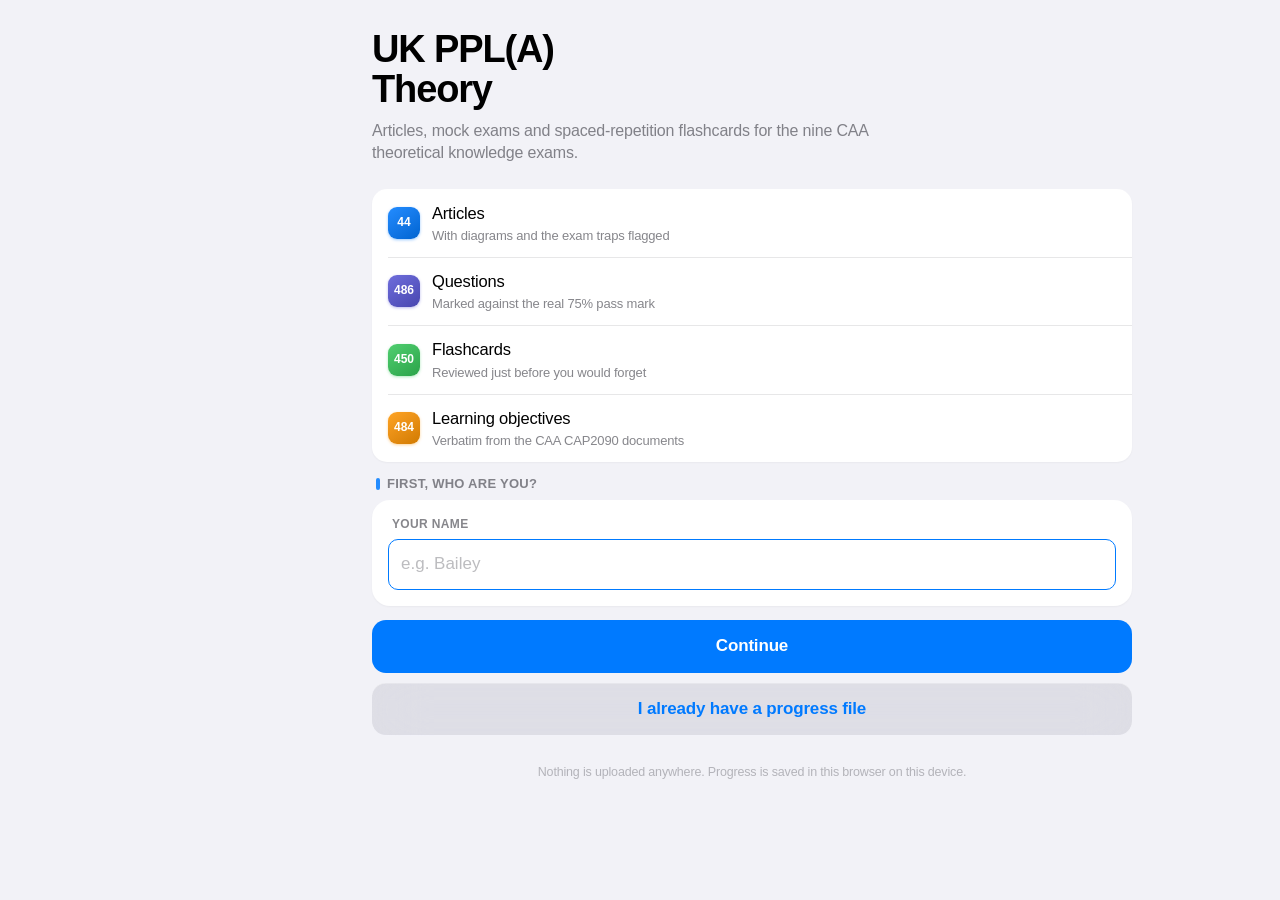
<file: index.html>
<!doctype html>
<html lang="en">
<head>
<meta charset="utf-8">
<meta name="viewport" content="width=device-width, initial-scale=1, viewport-fit=cover, maximum-scale=1">
<meta name="theme-color" content="#f2f2f7" media="(prefers-color-scheme: light)">
<meta name="theme-color" content="#000000" media="(prefers-color-scheme: dark)">
<meta name="apple-mobile-web-app-capable" content="yes">
<meta name="apple-mobile-web-app-status-bar-style" content="default">
<title>PPL Theory</title>
<link rel="manifest" href="manifest.webmanifest">
<style>
:root{
  --bg:#f2f2f7; --bg2:#ffffff; --card:#ffffff; --card2:#f2f2f7;
  --sep:rgba(60,60,67,.20); --sep2:rgba(60,60,67,.12);
  --tx:#000; --tx2:rgba(60,60,67,.62); --tx3:rgba(60,60,67,.34);
  --blue:#007aff; --green:#34c759; --orange:#ff9500; --red:#ff3b30;
  --purple:#af52de; --teal:#30b0c7; --indigo:#5856d6; --pink:#ff2d55; --brown:#a2845e;
  --fill:rgba(120,120,128,.12); --fill2:rgba(120,120,128,.20);
  --bar:rgba(249,249,249,.82);
  --sh:0 1px 2px rgba(0,0,0,.04);
  /* Liquid glass. The chrome is a lens over the content: it tints, blurs and
     over-saturates what is behind it, and carries a lit top edge so it reads as a
     physical pane rather than a flat translucent rectangle. Content never uses it —
     text has to sit on something opaque to stay readable. */
  --glass:rgba(255,255,255,.60);
  --glass-dense:rgba(252,252,253,.96);
  --glass-lens:saturate(185%) blur(26px);
  --glass-edge:inset 0 1px 0 rgba(255,255,255,.85), inset 0 -1px 0 rgba(255,255,255,.22),
               inset 0 0 0 .5px rgba(255,255,255,.45);
  /* the neutral hairline is what gives the pane an edge against near-white content;
     in dark the lit inner rim does that job on its own */
  --glass-sh:0 0 0 .5px rgba(0,0,0,.07), 0 10px 30px rgba(0,0,0,.11), 0 2px 6px rgba(0,0,0,.05);
  --glass-fill:rgba(120,120,128,.16);
  --r-lg:18px; --r-md:15px; --r-sm:11px;
}
@media (prefers-color-scheme:dark){:root:not([data-t="light"]){
  --bg:#000; --bg2:#1c1c1e; --card:#1c1c1e; --card2:#2c2c2e;
  --sep:rgba(84,84,88,.65); --sep2:rgba(84,84,88,.40);
  --tx:#fff; --tx2:rgba(235,235,245,.60); --tx3:rgba(235,235,245,.30);
  --blue:#0a84ff; --green:#30d158; --orange:#ff9f0a; --red:#ff453a;
  --purple:#bf5af2; --teal:#40c8e0; --indigo:#5e5ce6; --pink:#ff375f; --brown:#ac8e68;
  --fill:rgba(120,120,128,.24); --fill2:rgba(120,120,128,.36);
  --bar:rgba(28,28,30,.82);
  --sh:none;
  --glass:rgba(28,28,30,.58);
  --glass-dense:rgba(38,38,42,.96);
  --glass-lens:saturate(180%) blur(26px);
  --glass-edge:inset 0 1px 0 rgba(255,255,255,.12), inset 0 -1px 0 rgba(255,255,255,.03),
               inset 0 0 0 .5px rgba(255,255,255,.09);
  --glass-sh:0 10px 34px rgba(0,0,0,.55), 0 2px 8px rgba(0,0,0,.4);
  --glass-fill:rgba(120,120,128,.26);
}}
:root[data-t="dark"]{
  --bg:#000; --bg2:#1c1c1e; --card:#1c1c1e; --card2:#2c2c2e;
  --sep:rgba(84,84,88,.65); --sep2:rgba(84,84,88,.40);
  --tx:#fff; --tx2:rgba(235,235,245,.60); --tx3:rgba(235,235,245,.30);
  --blue:#0a84ff; --green:#30d158; --orange:#ff9f0a; --red:#ff453a;
  --purple:#bf5af2; --teal:#40c8e0; --indigo:#5e5ce6; --pink:#ff375f; --brown:#ac8e68;
  --fill:rgba(120,120,128,.24); --fill2:rgba(120,120,128,.36);
  --bar:rgba(28,28,30,.82); --sh:none;
  --glass:rgba(28,28,30,.58);
  --glass-dense:rgba(38,38,42,.96);
  --glass-lens:saturate(180%) blur(26px);
  --glass-edge:inset 0 1px 0 rgba(255,255,255,.12), inset 0 -1px 0 rgba(255,255,255,.03),
               inset 0 0 0 .5px rgba(255,255,255,.09);
  --glass-sh:0 10px 34px rgba(0,0,0,.55), 0 2px 8px rgba(0,0,0,.4);
  --glass-fill:rgba(120,120,128,.26);
}

*{box-sizing:border-box;-webkit-tap-highlight-color:transparent}
html{-webkit-text-size-adjust:100%}
body{margin:0;background:var(--bg);color:var(--tx);
  font:17px/1.47 -apple-system,BlinkMacSystemFont,"SF Pro Text","Segoe UI",Roboto,sans-serif;
  letter-spacing:-.01em;overscroll-behavior-y:none}
h1,h2,h3,h4{margin:0;line-height:1.2;letter-spacing:-.026em}

/* ---------- type scale ----------
   One ladder, used everywhere, instead of fifteen ad-hoc sizes. */
.vt{font-size:28px;font-weight:700;letter-spacing:-.028em;line-height:1.14}  /* pushed view title */
.ch{font-size:17px;font-weight:650;letter-spacing:-.015em;margin-bottom:6px} /* heading inside a card */
.p{font-size:15px;line-height:1.55;color:var(--tx2)}                          /* explanatory body */
.p b,.p strong{color:var(--tx);font-weight:600}
.p.pt{color:var(--tx2)}
.p.pt b{color:var(--tx)}
.quote{margin-top:12px;padding:12px 13px;background:var(--card2);border-radius:10px;
  font-size:14.5px;line-height:1.55}
.cite{margin-top:9px;font:500 11.5px/1.4 ui-monospace,SFMono-Regular,Menlo,monospace;
  color:var(--tx3);letter-spacing:.02em}
/* numerals line up in columns, the way timetables and flight strips do */
.tile .n,.val,.wxst .v,.score .big,.bdg,.chip,td.mono,.mono{font-variant-numeric:tabular-nums}
p{margin:0 0 12px}p:last-child{margin-bottom:0}
a{color:var(--blue);text-decoration:none}
button{font:inherit;color:inherit;border:0;background:none;cursor:pointer;letter-spacing:inherit}
[hidden]{display:none!important}

/* ---------- layout ---------- */
#app{max-width:720px;margin:0 auto;padding:0 16px calc(96px + env(safe-area-inset-bottom))}
.hd{padding:8px 0 4px}
.hd h1{font-size:34px;font-weight:700;letter-spacing:-.03em}
.hd .sub{color:var(--tx2);font-size:15px;line-height:1.4;margin-top:3px;max-width:34em}
h2.sec{font-size:13px;font-weight:600;letter-spacing:.02em;text-transform:uppercase;
  color:var(--tx2);margin:26px 0 8px;padding:0 4px}
h2.sec:first-child{margin-top:14px}
/* render() groups each heading with the blocks it introduces; on a phone the wrapper
   is inert, and on a wide screen the groups are what flow into columns without a
   heading being orphaned from its list. */
.blk.lead > h2.sec{margin-top:14px}

/* nav bar for pushed views */
.nav{position:sticky;top:0;z-index:30;background:var(--glass);
  backdrop-filter:var(--glass-lens);-webkit-backdrop-filter:var(--glass-lens);
  box-shadow:0 1px 0 var(--sep2), 0 8px 22px -18px rgba(0,0,0,.5);
  margin:0 -16px 0;padding:env(safe-area-inset-top) 8px 0;
  display:flex;align-items:center;gap:4px;min-height:44px}
.nav .back{color:var(--blue);font-size:17px;padding:10px 8px;display:flex;align-items:center;gap:2px}
.nav .ttl{flex:1;text-align:center;font-size:17px;font-weight:600;padding:10px 0;
  white-space:nowrap;overflow:hidden;text-overflow:ellipsis}
.nav .rt{min-width:60px;text-align:right;color:var(--blue);font-size:17px;padding:10px 8px}

/* ---------- tab bar ---------- */
/* A capsule floating clear of the edge, with the page visibly moving underneath it.
   Sitting off the bottom is what separates glass from a tinted bar stuck to the frame. */
#tabs{position:fixed;left:max(10px,env(safe-area-inset-left));
  right:max(10px,env(safe-area-inset-right));
  bottom:calc(8px + env(safe-area-inset-bottom));z-index:40;display:flex;
  border-radius:26px;padding:5px 4px;
  background:var(--glass);backdrop-filter:var(--glass-lens);
  -webkit-backdrop-filter:var(--glass-lens);
  box-shadow:var(--glass-sh), var(--glass-edge)}
#tabs button{flex:1;padding:6px 0 5px;display:flex;flex-direction:column;align-items:center;
  gap:2px;color:var(--tx2);font-size:9.5px;font-weight:500;letter-spacing:0;min-width:0;
  border-radius:20px;position:relative;transition:color .18s}
#tabs button svg{width:23px;height:23px;fill:none;stroke:currentColor;stroke-width:1.7;
  stroke-linecap:round;stroke-linejoin:round;transition:transform .22s cubic-bezier(.2,.9,.3,1.4)}
#tabs button[aria-selected="true"]{color:var(--blue)}
/* the lit pill that travels to the selected tab */
#tabs button[aria-selected="true"]::before{content:"";position:absolute;inset:1px 2px;
  border-radius:19px;background:var(--glass-fill);
  box-shadow:inset 0 .5px 0 rgba(255,255,255,.5)}
#tabs button[aria-selected="true"] svg{transform:translateY(-1px) scale(1.06)}
#tabs button > *{position:relative}
#tabs button:active svg{transform:scale(.9)}

/* ---------- grouped list ---------- */
.grp{background:var(--card);border-radius:var(--r-md);overflow:hidden;box-shadow:var(--sh)}
.grp + .grp{margin-top:16px}
.row{display:flex;align-items:center;gap:12px;padding:12px 16px;position:relative;width:100%;
  text-align:left;min-height:48px}
.row + .row::before{content:"";position:absolute;left:16px;right:0;top:0;height:.5px;
  background:var(--sep2)}
.row:active{background:var(--fill)}
.row .ic,.ic{width:32px;height:32px;border-radius:9px;display:grid;place-items:center;flex:none;
  color:#fff;font-size:12px;font-weight:700;letter-spacing:0;
  background:linear-gradient(145deg,
    color-mix(in srgb, var(--c,var(--blue)) 100%, #fff 16%),
    color-mix(in srgb, var(--c,var(--blue)) 82%, #000 18%));
  box-shadow:0 1px 3px color-mix(in srgb, var(--c,var(--blue)) 40%, transparent)}
/* a four-letter ICAO needs a wider tile than a three-digit subject code.
   Declared after the base .ic rule so it wins on equal specificity. */
.row .ic.wide,.ic.wide{width:52px;font-size:11.5px;letter-spacing:.01em}
.row .tx{flex:1;min-width:0}
.row .tx b{display:block;font-weight:450;font-size:16.5px;letter-spacing:-.012em}
.row .tx i{display:block;font-style:normal;font-size:13px;line-height:1.4;color:var(--tx2);margin-top:2px}
.row .val{color:var(--tx2);font-size:15px;flex:none}
.row .chev{color:var(--tx3);flex:none;font-size:17px;margin-left:-4px}
.row.plain{display:block;padding:14px 16px}

/* ---------- cards & tiles ---------- */
.card{background:var(--card);border-radius:var(--r-lg);padding:16px;box-shadow:var(--sh)}
.card + .card{margin-top:12px}
.tiles{display:grid;grid-template-columns:1fr 1fr;gap:12px;align-items:stretch}
.tile{background:var(--card);border-radius:var(--r-md);padding:14px;box-shadow:var(--sh);
  display:flex;flex-direction:column;gap:2px;text-align:left;position:relative}
.tile .k{padding-right:26px}
.info{position:absolute;top:9px;right:9px;width:22px;height:22px;border-radius:50%;
  background:var(--fill);color:var(--tx2);font:700 12px/1 Georgia,"Times New Roman",serif;
  font-style:italic;display:grid;place-items:center;flex:none}
.info:active{background:var(--fill2);color:var(--blue)}
.tile .k{font-size:11px;font-weight:600;text-transform:uppercase;letter-spacing:.055em;
  color:var(--tx2);line-height:1.25;min-height:2.5em;display:flex;align-items:flex-start}
.tile .n{font-size:30px;font-weight:700;letter-spacing:-.03em;line-height:1.1;margin-top:4px;
  display:flex;align-items:baseline;gap:1px}
/* the denominator is context, not part of the number — give it room and step it back */
.tile .n .of{display:inline-block;margin-left:5px;font-size:.44em;font-weight:600;
  color:var(--tx3);letter-spacing:.01em;vertical-align:.28em}
.tile .s{font-size:13px;color:var(--tx2)}

/* buttons */
.btn{display:block;width:100%;background:var(--blue);color:#fff;border-radius:14px;
  transition:transform .14s cubic-bezier(.2,.9,.3,1.2), filter .14s;
  padding:14px;font-size:17px;font-weight:600;text-align:center}
.btn:active{transform:scale(.975);filter:brightness(.93)}
/* secondary actions are the glass ones: present, but clearly behind the primary */
.btn.sec,.btn.grey{background:var(--glass-fill);
  backdrop-filter:var(--glass-lens);-webkit-backdrop-filter:var(--glass-lens);
  box-shadow:inset 0 .5px 0 rgba(255,255,255,.5)}
.btn.sec{color:var(--blue)}
.btn.grey{color:var(--tx)}
.btn.grn{background:var(--green)}
.btn.warn{background:var(--orange)}
.btn.dgr{background:var(--red)}
.btn:disabled{opacity:.4}
.btn.sm{padding:10px;font-size:15px;border-radius:10px}
.brow{display:flex;gap:10px}
.brow .btn{flex:1}

/* segmented control */
.seg{display:flex;background:var(--fill);border-radius:12px;padding:3px;margin:4px 0 14px;
  box-shadow:inset 0 1px 2px rgba(0,0,0,.05)}
.seg button{flex:1;padding:7px 4px;font-size:13px;font-weight:600;border-radius:7px;
  color:var(--tx);white-space:nowrap}
.seg button[aria-selected="true"]{background:var(--bg2);
  box-shadow:0 2px 6px rgba(0,0,0,.13), inset 0 .5px 0 rgba(255,255,255,.7)}

/* progress */
.pbar{height:6px;background:var(--fill);border-radius:99px;overflow:hidden}
.pbar i{display:block;height:100%;border-radius:99px;background:var(--blue);
  transition:width .3s cubic-bezier(.4,0,.2,1)}
.ring{transform:rotate(-90deg)}
.ring circle{fill:none;stroke-linecap:round}

/* badges */
.bdg{display:inline-block;padding:3px 8px;border-radius:99px;font-size:12px;font-weight:600;
  background:var(--fill);color:var(--tx2);letter-spacing:0}
.bdg.g{background:rgba(52,199,89,.16);color:var(--green)}
.bdg.o{background:rgba(255,149,0,.16);color:var(--orange)}
.bdg.r{background:rgba(255,59,48,.16);color:var(--red)}
.bdg.b{background:rgba(0,122,255,.14);color:var(--blue)}

/* notes */
.note{border-radius:12px;padding:12px 14px;font-size:14px;line-height:1.5;
  background:var(--card);box-shadow:var(--sh);color:var(--tx2)}
.note b:first-child{display:block;margin-bottom:3px;font-weight:650;font-size:14.5px;color:var(--tx)}
.note b{color:var(--tx);font-weight:600}
.note.b{background:rgba(0,122,255,.10)}
.note.o{background:rgba(255,149,0,.13)}
.note.r{background:rgba(255,59,48,.12)}
.note.g{background:rgba(52,199,89,.13)}
.note + .note{margin-top:10px}

.chip{display:inline-block;min-width:30px;text-align:center;padding:2px 5px;border-radius:5px;
  color:#fff;font:700 10px/1.5 ui-monospace,Menlo,monospace;letter-spacing:0}
.mv{width:34px;height:34px;border-radius:9px;background:var(--fill);color:var(--tx2);
  font-size:11px;flex:none;display:grid;place-items:center}
.mv:disabled{opacity:.25}
.mv:active{background:var(--fill2)}

/* text inputs */
.ti{width:100%;background:var(--fill);color:var(--tx);border:1.5px solid transparent;
  border-radius:10px;padding:12px;font:inherit;font-size:17px;transition:.15s}
.ti:focus{outline:none;border-color:var(--blue);background:var(--bg2)}
/* the code fields uppercase what you type; the hint is not a code, so it stays as written */
input::placeholder{text-transform:none;letter-spacing:normal;color:var(--tx3);opacity:1}

/* flight log */
.mapwrap{background:var(--card);border-radius:16px;padding:10px;box-shadow:var(--sh);overflow:hidden}
.map{width:100%;height:auto;display:block;border-radius:10px;background:var(--card2)}
.map .land{fill:currentColor;opacity:.13;stroke:currentColor;stroke-opacity:.28;stroke-width:.5}
.map .route{fill:none;stroke:var(--blue);stroke-width:1.6;stroke-linecap:round;opacity:.75}
.map .fld{fill:var(--blue)}
.map .home{fill:var(--orange)}
/* Google layer sits in the same rounded frame; the toggle floats over it. */
.mapwrap{position:relative}
.dmap{width:100%;border-radius:10px;overflow:hidden;background:var(--card2)}
.dmap .maplibregl-ctrl-attrib{font-size:10px}
.dmap .maplibregl-ctrl-group{border-radius:8px;box-shadow:0 1px 3px rgba(0,0,0,.2)}
/* airfield pins: a dot with its code beside it, in the app's own type */
.mpin{display:flex;align-items:center;gap:5px;white-space:nowrap;cursor:default}
.mpin i{width:9px;height:9px;flex:none;border-radius:50%;background:var(--blue);
  border:2px solid #fff;box-shadow:0 0 0 1px rgba(0,0,0,.28)}
.mpin.home i{width:11px;height:11px;background:var(--orange)}
.mpin span{font:600 10.5px/1 ui-monospace,Menlo,monospace;letter-spacing:.04em;color:#111;
  background:rgba(255,255,255,.86);padding:2px 4px;border-radius:4px;
  box-shadow:0 1px 2px rgba(0,0,0,.18)}
[data-t="dark"] .mpin span{color:#f2f2f7;background:rgba(20,20,22,.82)}
@media (prefers-color-scheme:dark){:root:not([data-t="light"]) .mpin span{
  color:#f2f2f7;background:rgba(20,20,22,.82)}}
.mapnote{font-size:11.5px;color:var(--tx3);padding:7px 4px 1px;line-height:1.35}
/* ---------- navigation computer ----------
   Dressed as the physical CRP-1: cream octagon body with four screws, printed black
   log scale, a rotating disc with a white minutes band over an amber hours ring, the
   red 60 rate index, and the airspeed window in the middle. Dark mode darkens the
   plastic rather than leaving a white disc glaring out of a black screen. */
#crpTab{overflow-x:auto;-webkit-overflow-scrolling:touch}
#crpTab button{flex:0 0 auto;padding-left:12px;padding-right:12px;white-space:nowrap}
/* ---------- data sheets ---------- */
.sht{width:100%;border-collapse:collapse;font-size:14px}
.sht th{text-align:left;font-weight:600;opacity:.6;padding:4px 6px;font-size:12.5px;
  text-transform:uppercase;letter-spacing:.03em}
.sht td{padding:7px 6px;border-top:1px solid var(--ln);vertical-align:middle}
.sht td:nth-child(n+2){text-align:right;font-variant-numeric:tabular-nums}
.sht .okc{color:var(--green);font-weight:600}
.sht .badc{color:var(--red);font-weight:600}
.ti.tin{width:88px;padding:6px 8px;text-align:right}
.shsvg{width:100%;min-width:520px;height:auto;display:block;color:var(--tx)}
.shsvg .env{fill:currentColor;fill-opacity:.07;stroke:currentColor;stroke-width:1.6}
.shsvg .ax{stroke:currentColor;stroke-width:1.2}
.shsvg .axt{stroke:currentColor;stroke-width:1;opacity:.5}
.shsvg .axl{fill:currentColor;opacity:.7;font:500 11.5px system-ui,sans-serif}
.shsvg .axn{fill:currentColor;opacity:.7;font:600 12px system-ui,sans-serif}
.shsvg .mv{stroke:var(--blue);stroke-width:1.6;stroke-dasharray:5 4}
.shsvg .pto{fill:var(--blue)}
.shsvg .pld{fill:var(--orange)}
.shsvg .ptl{fill:currentColor;font:600 12px system-ui,sans-serif}
/* A figure's scrubber. The two transform classes are generic: any diagram can opt in
   by wrapping the part that moves, and the maths stays in app.js. */
.dg .dgx{transform-box:view-box;transform-origin:var(--dgox,0) 0;transform:scaleX(var(--dgk,1))}
.dg .dgt{transform-box:view-box;transform:translateX(var(--dgd,0))}
.dgctl{display:grid;grid-template-columns:auto 1fr auto;align-items:center;gap:10px;
  margin:10px 2px 0;font:600 13px -apple-system,system-ui,sans-serif}
.dgctl label{color:var(--tx2)}
.dgctl output{font-variant-numeric:tabular-nums;color:var(--blue);min-width:112px;text-align:right}
.dgctl input[type=range]{width:100%;accent-color:var(--blue)}
.dgctl .say{grid-column:1/-1;font:500 13px/1.5 -apple-system,system-ui,sans-serif;
  color:var(--tx2);margin-top:2px}
/* ---------- the chart ---------- */
/* Paper colours are fixed rather than themed: a chart is a printed sheet, and the
   land/sea contrast has to survive both app themes unchanged. */
.chwrap{background:var(--card);border-radius:var(--r-lg);padding:8px;box-shadow:var(--sh);
  margin-top:12px;overflow-x:auto}
.chsvg{width:100%;min-width:560px;height:auto;display:block;touch-action:none;
  user-select:none;-webkit-user-select:none;cursor:grab}
.chsvg:active{cursor:grabbing}
.chsvg .chbg{fill:#eef4f7}
.chsvg .coast{fill:none;stroke:#6b7b82;stroke-width:1.1;stroke-linejoin:round}
.chsvg .grat{fill:none;stroke:#9aa9b0;stroke-width:.8;stroke-dasharray:4 4}
.chsvg .gl{fill:#5b6a71;font:500 11px system-ui,sans-serif}
.chsvg .trk{stroke:#c1272d;stroke-width:2.2;stroke-linecap:round}
.chsvg .apt{fill:#1b4f9c;stroke:#fff;stroke-width:1.6}
.chsvg .al{fill:#1b4f9c;font:700 12px system-ui,sans-serif}
.chsvg .prim{fill:rgba(255,255,255,.16);stroke:#2b2b2b;stroke-width:1.4}
.chsvg .pax{stroke:#2b2b2b;stroke-width:.9;opacity:.75}
.chsvg .pn{fill:#c1272d}
.chsvg .pt{stroke:#2b2b2b;stroke-width:.8;opacity:.8}
.chsvg .pt.pb{stroke-width:1.5;opacity:1}
.chsvg .pl{fill:#2b2b2b;font:600 10px system-ui,sans-serif}
.chsvg .phub{fill:#2b2b2b}
.crpwrap{background:var(--card);border-radius:var(--r-lg);padding:8px;box-shadow:var(--sh);
  margin-top:12px;display:flex;justify-content:center}
.crp{width:100%;max-width:400px;height:auto;display:block;touch-action:none;cursor:grab;
  user-select:none;-webkit-user-select:none;
  --ink:#141414; --plate:#f2efe6; --disc:#fbfaf5; --amb:#d9a441; --red:#c1272d; --blu:#1b4f9c}
.crp:active{cursor:grabbing}
.crp .body{fill:var(--plate);stroke:rgba(0,0,0,.3);stroke-width:1.2}
.crp .screw circle{fill:#b8b8b8;stroke:#7e7e7e;stroke-width:1}
.crp .screw rect{fill:#6e6e6e}
.crp .brand{fill:var(--blu);font:700 13px -apple-system,system-ui;letter-spacing:.16em}
.crp .disc-bg{fill:var(--disc);stroke:rgba(0,0,0,.22);stroke-width:1}
.crp .amber{fill:var(--amb)}
.crp .centre{fill:var(--disc)}
.crp .outer line{stroke:var(--ink);stroke-linecap:butt}
.crp .outer text{fill:var(--ink);font:700 11px -apple-system,system-ui}
.crp .inner line{stroke:var(--ink);stroke-linecap:butt}
.crp .inner text{fill:var(--ink);font:700 9.5px -apple-system,system-ui}
.crp .hrs line{stroke:#6b4a12;stroke-width:1}
.crp .hrs text{fill:#5a3d0d;font:700 7.5px -apple-system,system-ui}
.crp .minlab{fill:var(--red);font:italic 700 8px Georgia,serif}
.crp .ix path{fill:var(--ink)}
.crp .ix text{font:700 7px -apple-system,system-ui;fill:var(--ink);letter-spacing:.04em}
.crp .ix-blue path,.crp .ix-blue text{fill:var(--blu)}
.crp .ix-green path,.crp .ix-green text{fill:#1d7a3e}
.crp .ix-red path,.crp .ix-red text{fill:var(--red)}
.crp .rate path{fill:var(--red)}
.crp .rate text{fill:#fff;font:700 8px -apple-system,system-ui}
.crp .window{fill:rgba(255,255,255,.92);stroke:rgba(0,0,0,.35);stroke-width:.8}
.crp .apedge{fill:none;stroke:rgba(0,0,0,.4);stroke-width:.9}
.crp .fixedwin line{stroke:var(--ink)}
.crp .altsc line{stroke:var(--blu)}
.crp .wt{stroke:var(--ink);stroke-width:.7}
.crp .wtemp{fill:var(--ink);font:600 6.5px -apple-system,system-ui}
.crp .walt{fill:var(--blu);font:700 7px -apple-system,system-ui}
.crp .wlab{fill:var(--blu);font:700 7.5px -apple-system,system-ui;letter-spacing:.1em}
.crp .wlab2{fill:#666;font:600 5.2px -apple-system,system-ui;letter-spacing:.03em}
.crp .wbig{fill:var(--blu);font:700 11px ui-monospace,Menlo,monospace;font-variant-numeric:tabular-nums}
.crp .hub{fill:#dcd8cc;stroke:rgba(0,0,0,.25)}
.crp .rivet{fill:#9a9a9a;stroke:#6a6a6a;stroke-width:1}
.crp .hub-v{fill:var(--ink);font:700 12px ui-monospace,Menlo,monospace;font-variant-numeric:tabular-nums}
.crp .cursor line{stroke:var(--red);stroke-width:1;opacity:.85}
/* ---------- wind side ---------- */
.crpw{max-width:400px}
.crpw .slide{fill:#fbfaf6;stroke:rgba(0,0,0,.25);stroke-width:1}
.crpw .grid .gl{fill:none;stroke:#5a5a5a;stroke-width:.45;opacity:.75}
.crpw .grid .gl2{fill:none;stroke:#2a2a2a;stroke-width:.9}
.crpw .grid .gs{fill:#1a1a1a;font:700 9px -apple-system,system-ui}
.crpw .grid .gd{fill:#1a1a1a;font:600 7.5px -apple-system,system-ui}
.crpw .disc{fill:rgba(120,150,200,.10);stroke:rgba(0,0,0,.55);stroke-width:1.2}
.crpw .rose line{stroke:#141414}
.crpw .rose .rn{fill:#141414;font:600 7px -apple-system,system-ui}
.crpw .rose .rc{fill:#141414;font:800 8.5px -apple-system,system-ui}
.crpw .rose .rt{fill:#141414}
.crpw .pencil line{stroke:#333;stroke-width:1.6;stroke-linecap:round}
.crpw .dscale line{stroke:#141414}
.crpw .dscale text{fill:#141414;font:700 8px -apple-system,system-ui}
.crpw .dlab{fill:#141414;font:800 8px -apple-system,system-ui;letter-spacing:.14em}
.crpw .index{fill:#141414;font:800 9px -apple-system,system-ui;letter-spacing:.12em}
.crpw .mark{fill:#141414}
.crpw .dot{fill:#1b4f9c;stroke:#fff;stroke-width:1.2}
.crpw .doti{fill:#fff}
[data-t="dark"] .crpw .slide{fill:#3a3934;stroke:rgba(255,255,255,.2)}
[data-t="dark"] .crpw .grid .gl{stroke:#c9c6bc} [data-t="dark"] .crpw .grid .gl2{stroke:#efece2}
[data-t="dark"] .crpw .grid .gs,[data-t="dark"] .crpw .grid .gd{fill:#efece2}
[data-t="dark"] .crpw .disc{fill:rgba(140,170,220,.10);stroke:rgba(255,255,255,.5)}
[data-t="dark"] .crpw .rose line,[data-t="dark"] .crpw .dscale line{stroke:#efece2}
[data-t="dark"] .crpw .rose .rn,[data-t="dark"] .crpw .rose .rc,[data-t="dark"] .crpw .rose .rt,
[data-t="dark"] .crpw .dscale text,[data-t="dark"] .crpw .dlab,[data-t="dark"] .crpw .index,[data-t="dark"] .crpw .mark{fill:#efece2}
[data-t="dark"] .crpw .pencil line{stroke:#efece2}
@media (prefers-color-scheme:dark){
  :root:not([data-t="light"]) .crpw .slide{fill:#3a3934;stroke:rgba(255,255,255,.2)}
  :root:not([data-t="light"]) .crpw .grid .gl{stroke:#c9c6bc} :root:not([data-t="light"]) .crpw .grid .gl2{stroke:#efece2}
  :root:not([data-t="light"]) .crpw .grid .gs,:root:not([data-t="light"]) .crpw .grid .gd{fill:#efece2}
  :root:not([data-t="light"]) .crpw .disc{fill:rgba(140,170,220,.10);stroke:rgba(255,255,255,.5)}
  :root:not([data-t="light"]) .crpw .rose line,:root:not([data-t="light"]) .crpw .dscale line{stroke:#efece2}
  :root:not([data-t="light"]) .crpw .rose .rn,:root:not([data-t="light"]) .crpw .rose .rc,:root:not([data-t="light"]) .crpw .rose .rt,
  :root:not([data-t="light"]) .crpw .dscale text,:root:not([data-t="light"]) .crpw .dlab,:root:not([data-t="light"]) .crpw .index,:root:not([data-t="light"]) .crpw .mark{fill:#efece2}
  :root:not([data-t="light"]) .crpw .pencil line{stroke:#efece2}}
.crp .mark{fill:var(--ink)}
[data-t="dark"] .crp{--ink:#e9e6dc; --plate:#2b2a25; --disc:#37362f; --amb:#8a6420;
  --red:#ff6b62; --blu:#7fb4ff}
[data-t="dark"] .crp .hrs line{stroke:#e0b566} [data-t="dark"] .crp .hrs text{fill:#e6bf74}
[data-t="dark"] .crp .window{fill:rgba(255,255,255,.10);stroke:rgba(255,255,255,.3)}
[data-t="dark"] .crp .wlab2{fill:#9a968c}
[data-t="dark"] .crp .hub{fill:#26251f;stroke:rgba(255,255,255,.2)}
[data-t="dark"] .crp .rate text{fill:#1a1a1a}
@media (prefers-color-scheme:dark){:root:not([data-t="light"]) .crp{--ink:#e9e6dc;
  --plate:#2b2a25; --disc:#37362f; --amb:#8a6420; --red:#ff6b62; --blu:#7fb4ff}
  :root:not([data-t="light"]) .crp .hrs line{stroke:#e0b566}
  :root:not([data-t="light"]) .crp .hrs text{fill:#e6bf74}
  :root:not([data-t="light"]) .crp .window{fill:rgba(255,255,255,.10);stroke:rgba(255,255,255,.3)}
  :root:not([data-t="light"]) .crp .wlab2{fill:#9a968c}
  :root:not([data-t="light"]) .crp .hub{fill:#26251f;stroke:rgba(255,255,255,.2)}
  :root:not([data-t="light"]) .crp .rate text{fill:#1a1a1a}}
/* exam clock — counts the budget down, then counts the overrun up in red */
.qmeta .clk{font:600 13px/1 ui-monospace,SFMono-Regular,Menlo,monospace;font-variant-numeric:tabular-nums;color:var(--tx2);letter-spacing:.02em}
.qmeta .clk.over{color:var(--red)}
/* ---------- area weather map ---------- */
.wxmapbox{width:100%;height:300px;border-radius:10px;overflow:hidden;background:var(--card2)}
.wxmapmsg{height:100%;display:grid;place-items:center;font-size:13px;color:var(--tx3);
  text-align:center;padding:0 20px}
/* a wind arrow with its speed; the arrow flies with the wind, not into it */
.wpin{display:flex;align-items:center;gap:2px;pointer-events:auto;cursor:default}
.wpin svg{width:19px;height:19px;flex:none;fill:none;stroke:#1c6dd0;stroke-width:2.1;
  stroke-linecap:round;stroke-linejoin:round;
  filter:drop-shadow(0 0 2px rgba(255,255,255,.9))}
.wpin span{font:700 10.5px/1 ui-monospace,Menlo,monospace;color:#12324f;
  background:rgba(255,255,255,.82);padding:2px 3px;border-radius:4px}
.wpin span.hi{color:#fff;background:var(--red)}
[data-t="dark"] .wpin svg{stroke:#78c0ff;filter:drop-shadow(0 0 2px rgba(0,0,0,.9))}
[data-t="dark"] .wpin span{color:#e8f2ff;background:rgba(18,22,28,.8)}
@media (prefers-color-scheme:dark){
  :root:not([data-t="light"]) .wpin svg{stroke:#78c0ff;filter:drop-shadow(0 0 2px rgba(0,0,0,.9))}
  :root:not([data-t="light"]) .wpin span{color:#e8f2ff;background:rgba(18,22,28,.8)}}
/* circular icon button — the glyph should fill the bubble, not float in it */
.rndbtn{flex:none;width:38px;height:38px;border:0;padding:0;border-radius:50%;
  background:var(--glass-fill);backdrop-filter:var(--glass-lens);
  -webkit-backdrop-filter:var(--glass-lens);color:var(--tx2);display:grid;place-items:center;
  cursor:pointer;box-shadow:inset 0 .5px 0 rgba(255,255,255,.5);
  transition:transform .14s cubic-bezier(.2,.9,.3,1.3)}
.rndbtn:active{background:var(--fill2);transform:scale(.92)}
.rndbtn svg{width:21px;height:21px;fill:none;stroke:currentColor;stroke-width:1.7;
  stroke-linecap:round;stroke-linejoin:round}
.map text{font:600 8px ui-monospace,Menlo,monospace;fill:currentColor;opacity:.75}
.hrs{font:700 15px/1 ui-monospace,SFMono-Regular,Menlo,monospace;font-variant-numeric:tabular-nums;
  color:var(--tx);flex:none;text-align:right}
.hrs small{display:block;font:500 10px/1.4 -apple-system,system-ui,sans-serif;color:var(--tx3);
  margin-top:4px;letter-spacing:.05em;text-transform:uppercase}
.req{display:flex;align-items:center;gap:11px;padding:11px 16px;position:relative;width:100%}
.req + .req::before{content:"";position:absolute;left:16px;right:0;top:0;height:.5px;background:var(--sep2)}
.req .rn{flex:1;min-width:0}
.req .rn b{display:block;font-weight:450;font-size:16px}
.req .rn i{display:block;font-style:normal;font-size:12.5px;color:var(--tx2);margin-top:2px}
.req .tick{width:24px;height:24px;border-radius:50%;flex:none;display:grid;place-items:center;
  font-size:13px;font-weight:700;color:#fff}
.big2{display:grid;grid-template-columns:1fr 1fr 1fr;gap:10px}
.big2 .s{background:var(--card);border-radius:14px;padding:13px 12px;box-shadow:var(--sh)}
.big2 .s .v{font:700 22px/1.1 -apple-system,system-ui;letter-spacing:-.03em;
  font-variant-numeric:tabular-nums}
.big2 .s .l{font:600 10px/1.3 -apple-system,system-ui;text-transform:uppercase;
  letter-spacing:.06em;color:var(--tx2);margin-top:5px}

/* weather card — flight-strip cues: big code, tabular figures, status pill */
.wxcard{display:block;width:100%;text-align:left;margin:16px 0 18px;padding:14px 15px 12px;
  border-radius:16px;background:var(--card);box-shadow:var(--sh);position:relative;overflow:hidden}
.wxcard::before{content:"";position:absolute;inset:0;opacity:.07;pointer-events:none;
  background:radial-gradient(90% 140% at 100% 0%, var(--c,var(--blue)) 0%, transparent 60%)}
.wxcard > *{position:relative}
.wxcard:active{background:var(--fill)}
.wxtop{display:flex;align-items:baseline;gap:9px}
.wxid{font:800 21px/1 ui-monospace,SFMono-Regular,Menlo,monospace;letter-spacing:.02em;flex:none}
/* the place name may truncate; the warning beside it never may */
.wxplace{flex:1;min-width:0;font-size:13px;color:var(--tx2);display:flex;align-items:center;gap:3px}
.wxplace .t{min-width:0;white-space:nowrap;overflow:hidden;text-overflow:ellipsis}
.wxcat{font:800 11px/1 -apple-system,system-ui,sans-serif;letter-spacing:.06em;color:#fff;
  padding:6px 9px;border-radius:7px;flex:none;background:var(--c);
  box-shadow:0 1px 4px color-mix(in srgb, var(--c) 45%, transparent)}
.wxraw{font:600 13.5px/1.55 ui-monospace,SFMono-Regular,Menlo,monospace;letter-spacing:.01em;
  margin-top:11px;word-break:break-word;font-variant-numeric:tabular-nums}
.wxstats{display:grid;grid-template-columns:repeat(4,1fr);gap:8px;margin-top:12px;
  padding-top:11px;border-top:.5px solid var(--sep2)}
.wxst .k{font:600 9.5px/1 -apple-system,system-ui,sans-serif;letter-spacing:.08em;
  text-transform:uppercase;color:var(--tx3)}
.wxst .v{font:700 14px/1.2 ui-monospace,SFMono-Regular,Menlo,monospace;margin-top:5px;
  font-variant-numeric:tabular-nums;white-space:nowrap;overflow:hidden;text-overflow:ellipsis}
/* When the METAR is a neighbour's, flag it right beside the distance. Reading
   Heathrow's ceiling and taking it for White Waltham's is exactly the mistake this
   card could otherwise invite, so the triangle opens the explanation. */
.warn{display:inline-flex;align-items:center;justify-content:center;vertical-align:-3px;
  width:19px;height:19px;margin-left:1px;border-radius:5px;cursor:pointer;flex:none}
.warn svg{width:16px;height:16px;fill:none;stroke:var(--orange);stroke-width:1.9;
  stroke-linecap:round;stroke-linejoin:round}
.warn svg .m{stroke-width:2.1}
.warn:active,.warn:hover{background:rgba(255,149,0,.18)}
.wxfoot{display:flex;align-items:center;gap:8px;margin-top:11px;font-size:11.5px;color:var(--tx3)}
.wxfoot > span:nth-child(2){flex:1;min-width:0;white-space:nowrap;overflow:hidden;text-overflow:ellipsis}
.wxsrc{font:800 9px/1 ui-monospace,Menlo,monospace;letter-spacing:.08em;color:var(--tx2);
  border:1px solid var(--sep);border-radius:4px;padding:4px 5px;flex:none}
.wxgo{color:var(--tx3);font-size:17px;flex:none}
.wxload{margin-top:10px;font-size:13.5px;color:var(--tx2)}
.wxbig{font:800 46px/1 -apple-system,system-ui,sans-serif;letter-spacing:-.03em;color:var(--c)}

/* airfield autocomplete */
.ac{position:relative}
.aclist{margin-top:8px;border-radius:10px;overflow:hidden;background:var(--bg2);
  box-shadow:0 2px 10px rgba(0,0,0,.10);border:.5px solid var(--sep2)}
.aclist button{display:flex;gap:10px;align-items:baseline;width:100%;text-align:left;
  padding:11px 13px;position:relative}
.aclist button + button::before{content:"";position:absolute;left:13px;right:0;top:0;height:.5px;
  background:var(--sep2)}
.aclist button:active{background:var(--fill)}
.aclist .cd{font:700 12px/1 ui-monospace,Menlo,monospace;color:var(--blue);flex:none;width:38px}
.aclist .nm{font-size:15px;line-height:1.3}
.aclist .nm i{display:block;font-style:normal;font-size:12.5px;color:var(--tx2);margin-top:1px}
/* A pick keeps the row it was picked from, rather than collapsing into a line of
   green text — the shape you chose is the shape you keep, with a tick to say it took. */
.acfound{margin-top:8px;border-radius:10px;overflow:hidden;background:var(--bg2);
  box-shadow:var(--sh);border:1.5px solid var(--green)}
.acfound .r{display:flex;gap:10px;align-items:baseline;padding:11px 13px}
.acfound .cd{font:700 12px/1 ui-monospace,Menlo,monospace;color:var(--green);flex:none;width:38px}
.acfound .nm{flex:1;min-width:0;font-size:15px;line-height:1.3}
.acfound .nm i{display:block;font-style:normal;font-size:12.5px;color:var(--tx2);margin-top:1px}
.acfound .tick{flex:none;color:var(--green);font-size:15px;font-weight:700;align-self:center}
/* a multi-stop field stacks the same row once per leg, hairline-separated */
.acfound .r + .r{border-top:.5px solid var(--sep2)}

/* confirmation sheet — window.confirm() is silently ignored in some embedded browsers */
.sheetwrap{position:fixed;inset:0;z-index:70;display:flex;align-items:flex-end;
  justify-content:center;pointer-events:none}
.sheetbg{position:absolute;inset:0;background:rgba(0,0,0,.42);
  backdrop-filter:blur(6px);-webkit-backdrop-filter:blur(6px);
  opacity:0;transition:.24s;pointer-events:auto}
.sheetwrap.in .sheetbg{opacity:1}
.sheet{position:relative;width:100%;max-width:520px;margin:0 12px
  calc(12px + env(safe-area-inset-bottom));background:var(--glass-dense);
  backdrop-filter:var(--glass-lens);-webkit-backdrop-filter:var(--glass-lens);
  border-radius:24px;
  padding:20px 18px 16px;box-shadow:0 18px 50px rgba(0,0,0,.30), var(--glass-edge);
  transform:translateY(20px);opacity:0;transition:.26s cubic-bezier(.2,.8,.2,1);
  pointer-events:auto}
.sheetwrap.in .sheet{transform:none;opacity:1}
.sh-t{font-size:19px;font-weight:700;letter-spacing:-.02em}
.sh-b{font-size:15px;line-height:1.5;color:var(--tx2);margin:8px 0 18px;white-space:pre-line;
  max-height:46vh;overflow-y:auto}
.sh-t{overflow-wrap:anywhere}

/* toast */
.toast{position:fixed;left:16px;right:16px;bottom:calc(84px + env(safe-area-inset-bottom));
  z-index:60;background:var(--tx);color:var(--bg);border-radius:12px;padding:13px 16px;
  font-size:15px;font-weight:500;text-align:center;opacity:0;transform:translateY(12px);
  transition:.28s cubic-bezier(.2,.8,.2,1);max-width:688px;margin:0 auto;pointer-events:none}
.toast.in{opacity:1;transform:none}

/* hero */
.hero{position:relative;overflow:hidden;border-radius:18px;padding:18px;
  background:var(--card);box-shadow:var(--sh)}
.hero::before{content:"";position:absolute;inset:0;opacity:.10;pointer-events:none;
  background:radial-gradient(120% 130% at 100% 0%, var(--blue) 0%, transparent 55%),
             radial-gradient(90% 120% at 0% 100%, var(--indigo) 0%, transparent 55%)}
.hero > *{position:relative}

/* subject banner */
.banner{position:relative;overflow:hidden;border-radius:18px;padding:20px 18px;margin-top:14px;
  color:#fff;background:linear-gradient(140deg,
    color-mix(in srgb, var(--c) 100%, #fff 14%),
    color-mix(in srgb, var(--c) 76%, #000 24%))}
.banner h1{font-size:27px;line-height:1.12}
.banner .m{font-size:13.5px;opacity:.9;margin-top:6px}
.banner .code{position:absolute;right:-6px;top:-16px;font:800 92px/1 ui-monospace,Menlo,monospace;
  opacity:.16;letter-spacing:-.05em}
.banner .pb{height:6px;background:rgba(255,255,255,.28);border-radius:99px;margin-top:14px;overflow:hidden}
.banner .pb i{display:block;height:100%;background:#fff;border-radius:99px;transition:width .4s cubic-bezier(.4,0,.2,1)}

/* section headers get a small coloured marker */
h2.sec{display:flex;align-items:center;gap:7px}
h2.sec::before{content:"";width:4px;height:12px;border-radius:2px;background:var(--blue);opacity:.85}

/* entrance */
/* no fill-mode: if the animation never runs, elements stay at their natural, visible state */
#app > *{animation:fade .26s cubic-bezier(.2,.8,.2,1)}
@keyframes fade{from{opacity:0;transform:translateY(6px)}to{opacity:1;transform:none}}
@media (prefers-reduced-motion:reduce){#app > *{animation:none}}

/* ---------- desktop ----------
   The phone layout is the design; a desktop just has room for more of it at once.
   So: the tab bar becomes a labelled rail, and the blocks render() has grouped flow
   into two columns. Widening the single column instead would only stretch list rows
   until their chevrons floated away from their labels. */
@media (min-width:900px){
  body{--rail:224px}
  #app{max-width:none;margin:0;padding-left:calc(var(--rail) + 28px);padding-right:28px;
    padding-bottom:40px}
  #app > .nav,#app > .hd,#app > .cols{max-width:760px;margin-left:auto;margin-right:auto}
  #app > .nav{border-radius:0 0 12px 12px;padding-left:4px;padding-right:4px}
  /* the back control belongs at the edge of the column, not centred over it */
  #app > .nav .ttl{text-align:left;padding-left:6px}

  /* The capsule unrolls into a glass rail. The floating-pill geometry is undone
     explicitly, since the mobile rule sets left/bottom/radius. */
  #tabs{top:0;left:0;right:auto;bottom:0;width:var(--rail);flex-direction:column;
    justify-content:flex-start;gap:2px;border-radius:0;
    padding:calc(env(safe-area-inset-top) + 18px) 12px 18px;
    box-shadow:1px 0 0 var(--sep2), 10px 0 30px -24px rgba(0,0,0,.6)}
  #tabs::before{content:"PPL(A) Theory";display:block;font-size:12px;font-weight:700;
    letter-spacing:.06em;text-transform:uppercase;color:var(--tx3);padding:0 10px 14px}
  #tabs button{flex:none;flex-direction:row;justify-content:flex-start;gap:12px;
    width:100%;padding:9px 10px;border-radius:11px;font-size:14.5px;font-weight:500;
    letter-spacing:-.01em;color:var(--tx2)}
  #tabs button svg{width:21px;height:21px}
  #tabs button:hover{background:var(--fill)}
  #tabs button[aria-selected="true"]{color:var(--blue);font-weight:600}
  #tabs button[aria-selected="true"]::before{inset:0;border-radius:11px}
  #tabs button[aria-selected="true"] svg{transform:none}
}
@media (min-width:1280px){
  /* only the multi-column views widen — a single column of prose at 1080px would be
     an unreadable line length */
  #app.wide > .nav,#app.wide > .hd,#app.wide > .cols{max-width:1080px}
  #app.wide > .cols{column-count:2;column-gap:28px}
  /* inline-block + break-inside is what actually keeps a group intact across engines */
  #app.wide > .cols > .blk{display:inline-block;width:100%;break-inside:avoid;
    -webkit-column-break-inside:avoid;page-break-inside:avoid;vertical-align:top}
  #app.wide > .cols > .blk > h2.sec{margin-top:0}
  #app.wide > .cols > .blk{margin-bottom:26px}
  /* a long list spans both columns and divides itself instead */
  #app.wide > .cols > .blk.span{display:block;column-span:all;-webkit-column-span:all}
  #app.wide > .cols > .blk.span > .grp{column-count:2;column-gap:0;
    column-rule:.5px solid var(--sep2)}
  #app.wide > .cols > .blk.span > .grp > .row{break-inside:avoid;
    -webkit-column-break-inside:avoid}
  /* the separator above a row is wrong for the row that starts the second column */
  #app.wide > .cols > .blk.span > .grp > .row::before{left:16px;right:16px}
}
@media (min-width:1700px){
  #app.wide > .nav,#app.wide > .hd,#app.wide > .cols{max-width:1240px}
}

/* ---------- diagrams ---------- */
figure{margin:22px 0;padding:0}
figure .dgwrap{background:var(--card);border-radius:14px;padding:14px 12px 10px;
  box-shadow:var(--sh);overflow-x:auto;-webkit-overflow-scrolling:touch;
  scrollbar-width:thin;position:relative}
figure .swipe{font-size:11.5px;color:var(--tx3);margin:6px 0 0 4px;display:none}
/* the hint has to track the diagram width: 640 of SVG plus the wrapper's padding
   and the page gutters is about 690px before it stops overflowing */
@media (max-width:690px){figure .swipe{display:block}}
figcaption{font-size:13.5px;line-height:1.45;color:var(--tx2);margin-top:10px;padding:0 4px}
figcaption b{color:var(--tx);font-weight:600}
/* Diagrams keep a readable minimum size and scroll sideways on a narrow phone,
   rather than shrinking their labels into illegibility. The minimum matches the
   640-unit viewBox every diagram is drawn in, so a label authored at 13 units
   renders at 13px instead of being quietly scaled down to 10.6 — at 520px the
   small labels landed at 9.3px, which is where "hard to read" came from. */
.dg{width:100%;height:auto;display:block;color:var(--tx);min-width:640px}
.dg text{font:600 13px -apple-system,BlinkMacSystemFont,"SF Pro Text",system-ui,sans-serif;
  fill:currentColor;letter-spacing:-.005em}
.dg text.s{font-size:12.5px;font-weight:500;opacity:.8}
.dg text.b{font-size:14px;font-weight:700}
.dg text.sb{font-size:12.5px;font-weight:500;opacity:.8}
.dg tspan.sub{font-size:.74em;baseline-shift:-.22em}
.dg .ink{fill:none;stroke:currentColor;stroke-width:1.6;stroke-linecap:round;stroke-linejoin:round}
.dg .thin{fill:none;stroke:currentColor;stroke-width:1;opacity:.32}
.dg .dash{stroke-dasharray:5 4}
.dg .fill{fill:currentColor;stroke:none}
.dg .tint{fill:currentColor;opacity:.06;stroke:none}
.dg .blue{stroke:var(--blue)}   .dg .fblue{fill:var(--blue);stroke:none}
.dg .red{stroke:var(--red)}     .dg .fred{fill:var(--red);stroke:none}
.dg .green{stroke:var(--green)} .dg .fgreen{fill:var(--green);stroke:none}
.dg .orange{stroke:var(--orange)}
.dg text.blue-t{fill:var(--blue)}  .dg text.red-t{fill:var(--red)}
.dg text.green-t{fill:var(--green)} .dg text.orange-t{fill:var(--orange)}
/* An instrument face is a physical black dial, not a themed surface: the white
   arc on an ASI only reads as white against it. Fixed colours on purpose. */
.dg .face{fill:#15181c;stroke:none}
.dg .white{fill:none;stroke:#fff}   .dg .fwhite{fill:#fff;stroke:none}
.dg text.white-t{fill:#fff}
/* A sign panel is a painted board, so its colours are fixed like the instrument face:
   a mandatory sign is white on red and a direction sign is black on yellow in every
   theme. .forange completes the fblue/fred/fgreen set. */
.dg .forange{fill:var(--orange);stroke:none}
.dg text.dark-t{fill:#15181c}
/* Marks a filled rect as a background that text deliberately sits on — a sign face, a
   key block. Purely declarative: it paints nothing, and the geometry audit skips it the
   way it skips .tint, so a legend inside its own panel is not reported as a collision. */
.dg .panel{}

/* ---------- article ---------- */
.article{font-size:17px;line-height:1.58;padding:4px 0 20px}
.losrc{display:flex;flex-wrap:wrap;gap:6px;margin:-2px 0 8px 2px}
.losrc button{font:600 12.5px/1 -apple-system,system-ui,sans-serif;color:var(--blue);
  background:color-mix(in srgb,var(--blue) 10%,transparent);border:0;border-radius:999px;
  padding:6px 11px;cursor:pointer}
.losrc button:active{opacity:.6}
.losrc .none{font:500 12.5px/1.4 -apple-system,system-ui,sans-serif;color:var(--tx3);padding:6px 2px}
.article h3{font-size:20px;font-weight:700;margin:26px 0 8px;letter-spacing:-.02em}
.article p{margin:0 0 14px}
.article ul,.article ol{margin:0 0 14px;padding-left:22px}
.article li{margin-bottom:7px}
.article b{font-weight:600}
.article table{width:100%;border-collapse:collapse;margin:0 0 16px;font-size:15px;
  background:var(--card);border-radius:10px;overflow:hidden;box-shadow:var(--sh)}
.article th{text-align:left;font-size:12px;font-weight:600;text-transform:uppercase;
  letter-spacing:.03em;color:var(--tx2);padding:9px 12px;background:var(--card2)}
.article td{padding:9px 12px;border-top:.5px solid var(--sep2);vertical-align:top}
.article .mono{font-family:ui-monospace,SFMono-Regular,Menlo,monospace;font-size:14.5px;
  background:var(--card);padding:11px 13px;border-radius:10px;display:block;
  overflow-x:auto;box-shadow:var(--sh)}
.article .trap{background:rgba(255,149,0,.13);border-radius:12px;padding:14px 16px;
  margin:22px 0 0;font-size:15.5px}
.article .trap b:first-child{display:block;font-weight:700;margin-bottom:6px;color:var(--orange)}
.article .trap ul{margin-bottom:0}
.scroll{overflow-x:auto;-webkit-overflow-scrolling:touch}

/* ---------- LO checklist ---------- */
.gtitle{font-size:13px;font-weight:600;color:var(--tx2);margin:20px 0 6px;padding:0 4px;
  display:flex;gap:8px}
.gtitle span{font-family:ui-monospace,Menlo,monospace;font-size:11px;color:var(--tx3);flex:none}
.lo{display:flex;gap:12px;align-items:flex-start;padding:11px 16px;width:100%;text-align:left;
  position:relative;font-size:16px;line-height:1.4}
.lo + .lo::before{content:"";position:absolute;left:48px;right:0;top:0;height:.5px;
  background:var(--sep2)}
.lo .bx{width:24px;height:24px;border-radius:50%;border:1.6px solid var(--tx3);flex:none;
  margin-top:1px;display:grid;place-items:center;transition:.15s}
.lo.on .bx{background:var(--blue);border-color:var(--blue)}
.lo .bx svg{width:14px;height:14px;stroke:#fff;stroke-width:2.6;fill:none;opacity:0;
  stroke-linecap:round;stroke-linejoin:round}
.lo.on .bx svg{opacity:1}
.lo.on .t{color:var(--tx2)}
.lo .t{flex:1;min-width:0}
.lo .t em{display:block;font-style:normal;font-family:ui-monospace,Menlo,monospace;
  font-size:11px;color:var(--tx3);margin-top:3px;letter-spacing:0}
.lo .ctx{display:inline-block;font-size:10px;font-weight:700;color:var(--orange);
  border:1px solid currentColor;border-radius:4px;padding:0 3px;margin-left:5px;
  vertical-align:2px;letter-spacing:.02em}

/* ---------- quiz ---------- */
.qwrap{padding-top:8px}
.qmeta{display:flex;justify-content:space-between;align-items:baseline;gap:10px;
  font-size:13px;color:var(--tx2);margin-bottom:8px;font-weight:600}
.qmeta span:first-child{flex:none}
.qmeta span:last-child{min-width:0;overflow:hidden;text-overflow:ellipsis;white-space:nowrap;
  text-align:right}
.qtext{font-size:21px;font-weight:600;line-height:1.32;margin:16px 0 20px;
  letter-spacing:-.02em}
.opt{display:flex;gap:12px;align-items:flex-start;width:100%;text-align:left;
  background:var(--card);border-radius:12px;padding:14px 15px;font-size:16.5px;
  line-height:1.4;box-shadow:var(--sh);border:1.5px solid transparent;transition:.12s}
.opt + .opt{margin-top:9px}
.opt:active{transform:scale(.985)}
.opt .lt{width:24px;height:24px;border-radius:50%;background:var(--fill);flex:none;
  display:grid;place-items:center;font-size:13px;font-weight:600;color:var(--tx2)}
.opt.sel{border-color:var(--blue)}
.opt.sel .lt{background:var(--blue);color:#fff}
.opt.ok{border-color:var(--green);background:rgba(52,199,89,.10)}
.opt.ok .lt{background:var(--green);color:#fff}
.opt.no{border-color:var(--red);background:rgba(255,59,48,.09)}
.opt.no .lt{background:var(--red);color:#fff}
.why{background:var(--card);border-radius:12px;padding:14px 15px;margin-top:12px;
  font-size:15px;line-height:1.5;box-shadow:var(--sh)}
.why b{font-weight:600}
.why .ref{display:block;margin-top:7px;font-size:12.5px;color:var(--tx3);
  font-family:ui-monospace,Menlo,monospace}
.qfoot{position:sticky;bottom:calc(72px + env(safe-area-inset-bottom));padding-top:14px;
  background:linear-gradient(to bottom,transparent,var(--bg) 28%)}

/* score ring */
.score{display:flex;flex-direction:column;align-items:center;padding:22px 0 6px}
.score .big{font-size:56px;font-weight:700;letter-spacing:-.04em;line-height:1}
.score .lbl{font-size:17px;font-weight:600;margin-top:6px}
.score .sub{color:var(--tx2);font-size:15px;margin-top:2px}

/* ---------- flashcards ---------- */
.fc{background:var(--card);border-radius:18px;padding:28px 22px;min-height:230px;
  display:flex;flex-direction:column;justify-content:center;text-align:center;
  box-shadow:0 2px 16px rgba(0,0,0,.07);margin-top:8px}
:root[data-t="dark"] .fc,
:root:not([data-t="light"]) .fc{box-shadow:none}
@media (prefers-color-scheme:dark){:root:not([data-t="light"]) .fc{box-shadow:none}}
.fc .q{font-size:22px;font-weight:600;line-height:1.32;letter-spacing:-.02em}
.fc .hr{height:.5px;background:var(--sep);margin:20px -22px}
.fc .a{font-size:18px;line-height:1.5;color:var(--tx)}
.fc .rf{margin-top:14px;font-size:12px;color:var(--tx3);font-family:ui-monospace,Menlo,monospace}
.grades{display:grid;grid-template-columns:repeat(4,1fr);gap:8px;margin-top:14px}
.grades button{padding:12px 2px;border-radius:11px;font-size:14px;font-weight:600;
  background:var(--fill);display:flex;flex-direction:column;gap:2px;align-items:center}
.grades button small{font-size:10.5px;font-weight:500;color:var(--tx2)}
.grades .g1{color:var(--red)} .grades .g2{color:var(--orange)}
.grades .g3{color:var(--blue)} .grades .g4{color:var(--green)}

.empty{text-align:center;padding:50px 20px;color:var(--tx2)}
.empty .em{font-size:44px;margin-bottom:10px}
.empty h3{font-size:19px;margin-bottom:6px;color:var(--tx)}
.foot{text-align:center;padding:28px 8px 10px;font-size:12.5px;color:var(--tx3);line-height:1.5}
.mono{font-family:ui-monospace,SFMono-Regular,Menlo,monospace}
input[type=date],select,input[type=number]{width:100%;background:var(--fill);color:var(--tx);
  border:0;border-radius:10px;padding:11px 12px;font:inherit;font-size:16px}
label.f{display:block;font-size:12px;font-weight:600;text-transform:uppercase;
  letter-spacing:.03em;color:var(--tx2);margin:0 0 5px 4px}
.flabel{display:flex;align-items:baseline;justify-content:space-between;gap:8px}
.clr{font-size:13px;font-weight:600;color:var(--blue);padding:0 4px 5px}
.clr:active{opacity:.6}
.fld + .fld{margin-top:14px}
.fld .tiny{font-size:11.5px;line-height:1.4;color:var(--tx3);margin-left:2px}

/* ---------- stage progression ----------
   Training is a ladder, not a menu: picking a rung means every rung below it is
   already behind you. The rail and the fill make that literal, so the control
   cannot be misread as "tick one of six unrelated options". */
.lad{background:var(--card);border-radius:14px;overflow:hidden;box-shadow:var(--sh)}
.lad button{display:flex;width:100%;gap:13px;align-items:flex-start;padding:0 15px 0 16px;
  background:none;border:0;text-align:left;color:inherit;font:inherit;cursor:pointer;
  -webkit-tap-highlight-color:transparent}
.lad button:active{background:var(--fill)}
.rail{position:relative;width:22px;flex:none;align-self:stretch}
/* the connector, drawn between this dot and the one below */
.rail::after{content:"";position:absolute;left:50%;transform:translateX(-50%);
  top:30px;bottom:0;width:2px;background:var(--sep2);border-radius:2px}
.lad button:last-child .rail::after{display:none}
.lad button.done .rail::after{background:var(--sc);opacity:.55}
.dot{position:absolute;top:16px;left:50%;transform:translateX(-50%);
  width:15px;height:15px;border-radius:50%;box-sizing:border-box;
  border:2px solid var(--sep);background:var(--bg2);z-index:1;
  transition:background .18s,border-color .18s,box-shadow .18s}
.lad button.done .dot{background:var(--sc);border-color:var(--sc)}
.lad button.here .dot{width:19px;height:19px;top:14px;
  box-shadow:0 0 0 4px color-mix(in srgb,var(--sc) 22%,transparent)}
.ladtx{flex:1;min-width:0;padding:14px 0 15px;border-bottom:.5px solid var(--sep2)}
.lad button:last-child .ladtx{border-bottom:0}
.ladtx b{display:block;font-size:16px;font-weight:590;letter-spacing:-.01em;
  color:var(--tx3);transition:color .18s}
.ladtx i{display:block;font-style:normal;font-size:13px;line-height:1.35;
  color:var(--tx3);margin-top:2px}
.lad button.done .ladtx b{color:var(--tx)}
.lad button.done .ladtx i{color:var(--tx2)}
.ladnow{display:inline-block;margin-left:7px;vertical-align:1px;font-size:10.5px;
  font-weight:700;letter-spacing:.05em;text-transform:uppercase;
  padding:2px 6px;border-radius:5px;color:var(--sc);
  background:color-mix(in srgb,var(--sc) 15%,transparent)}
</style>
</head>
<body>
<div id="app"></div>

<nav id="tabs" role="tablist">
  <button role="tab" data-v="home" aria-selected="true"><svg viewBox="0 0 24 24"><path d="M3 10.5 12 3l9 7.5"/><path d="M5 9.5V20h14V9.5"/></svg>Home</button>
  <button role="tab" data-v="learn" aria-selected="false"><svg viewBox="0 0 24 24"><path d="M4 5.5A1.5 1.5 0 0 1 5.5 4H11v16H5.5A1.5 1.5 0 0 1 4 18.5z"/><path d="M20 5.5A1.5 1.5 0 0 0 18.5 4H13v16h5.5a1.5 1.5 0 0 0 1.5-1.5z"/></svg>Learn</button>
  <button role="tab" data-v="quiz" aria-selected="false"><svg viewBox="0 0 24 24"><path d="M9.5 9a2.5 2.5 0 1 1 3.5 2.3c-.7.3-1 .9-1 1.7v.5"/><path d="M12 17.5h.01"/><circle cx="12" cy="12" r="9"/></svg>Quiz</button>
  <button role="tab" data-v="cards" aria-selected="false"><svg viewBox="0 0 24 24"><rect x="3" y="6.5" width="14" height="12" rx="2"/><path d="M7 4h11a2 2 0 0 1 2 2v10"/></svg>Cards</button>
  <button role="tab" data-v="plan" aria-selected="false"><svg viewBox="0 0 24 24"><circle cx="12" cy="12" r="9"/><path d="M12 7v5.2l3.2 2"/></svg>Exams</button>
  <button role="tab" data-v="profiles" aria-selected="false"><svg viewBox="0 0 24 24"><circle cx="12" cy="8" r="3.6"/><path d="M5.5 20a6.5 6.5 0 0 1 13 0"/></svg>You</button>
</nav>

<script src="data/syllabus.js"></script>
<script src="data/diagrams.js"></script>
<script src="data/airfields.js"></script>
<script src="data/coast.js"></script>
<script src="data/content/010.js"></script>
<script src="data/content/020.js"></script>
<script src="data/content/030.js"></script>
<script src="data/content/040.js"></script>
<script src="data/content/050.js"></script>
<script src="data/content/060.js"></script>
<script src="data/content/070.js"></script>
<script src="data/content/081.js"></script>
<script src="data/content/090.js"></script>
<script src="app.js"></script>
</body>
</html>
</file>
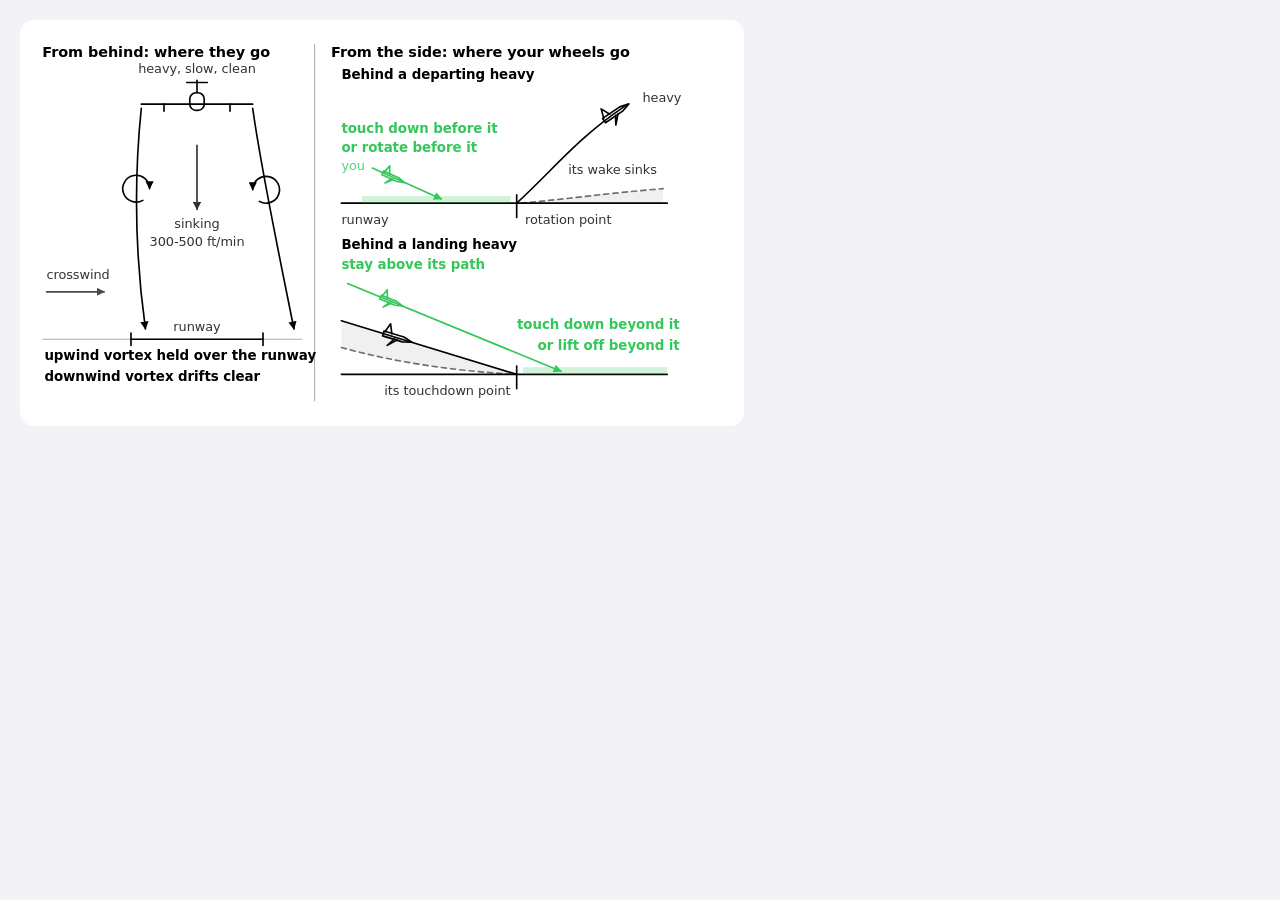
<file: _waketest.html>
<!doctype html><meta charset="utf-8">
<style>
:root{--bg:#f2f2f7;--card:#fff;--tx:#000;--blue:#007aff;--green:#34c759;--red:#ff3b30;--orange:#ff9500}
body{background:var(--bg);margin:0;padding:20px;color:var(--tx)}
.dgwrap{background:var(--card);border-radius:14px;padding:14px 12px 10px;max-width:700px}
.dg{width:660px;height:auto;display:block;color:var(--tx)}
.dg text{font:600 13px -apple-system,BlinkMacSystemFont,"SF Pro Text",system-ui,sans-serif;fill:currentColor;letter-spacing:-.005em}
.dg text.s{font-size:12.5px;font-weight:500;opacity:.8}
.dg text.b{font-size:14px;font-weight:700}
.dg .ink{fill:none;stroke:currentColor;stroke-width:1.6;stroke-linecap:round;stroke-linejoin:round}
.dg .thin{fill:none;stroke:currentColor;stroke-width:1;opacity:.32}
.dg .dash{stroke-dasharray:5 4}
.dg .fill{fill:currentColor;stroke:none}
.dg .tint{fill:currentColor;opacity:.06;stroke:none}
.dg .green{stroke:var(--green)} .dg .fgreen{fill:var(--green);stroke:none}
.dg text.green-t{fill:var(--green)}
</style>
<div class="dgwrap">
<svg class="dg" viewBox="0 0 640 370" role="img" aria-label="Left, rear view: a heavy aeroplane with counter-rotating wingtip vortices sinking, a crosswind holding the upwind vortex over the runway while the downwind one drifts clear. Right, side views: landing short of a departing heavy's rotation point, and landing beyond a landing heavy's touchdown point while staying above its path.">
  <defs>
    <marker id="wakeavoid-arrow" viewBox="0 0 10 10" refX="9" refY="5" markerWidth="5" markerHeight="5" orient="auto"><path d="M0,0 L10,5 L0,10 Z" class="fill"/></marker>
    <marker id="wakeavoid-arrowg" viewBox="0 0 10 10" refX="9" refY="5" markerWidth="5" markerHeight="5" orient="auto"><path d="M0,0 L10,5 L0,10 Z" class="fgreen"/></marker>
  </defs>

  <line x1="274" y1="10" x2="274" y2="356" class="thin"/>

  <text x="10" y="22" class="b">From behind: where they go</text>
  <text x="160" y="38" text-anchor="middle" class="s">heavy, slow, clean</text>

  <line x1="106" y1="68" x2="214" y2="68" class="ink"/>
  <rect x="153" y="57" width="14" height="17" rx="6" class="ink"/>
  <line x1="160" y1="57" x2="160" y2="45" class="ink"/>
  <line x1="150" y1="47" x2="170" y2="47" class="ink"/>
  <line x1="128" y1="68" x2="128" y2="75" class="ink"/>
  <line x1="192" y1="68" x2="192" y2="75" class="ink"/>

  <path d="M106,72 C100,130 98,200 110,286" class="ink" marker-end="url(#wakeavoid-arrow)"/>
  <path d="M214,72 C222,130 238,206 254,286" class="ink" marker-end="url(#wakeavoid-arrow)"/>
  <path d="M107.5,161.3 A13,13 0 1 1 114,150" class="ink" marker-end="url(#wakeavoid-arrow)"/>
  <path d="M220.5,162.3 A13,13 0 1 0 214,151" class="ink" marker-end="url(#wakeavoid-arrow)"/>
  <line x1="160" y1="108" x2="160" y2="170" class="ink" opacity=".8" marker-end="url(#wakeavoid-arrow)"/>
  <text x="160" y="188" text-anchor="middle" class="s">sinking</text>
  <text x="160" y="206" text-anchor="middle" class="s">300-500 ft/min</text>

  <text x="14" y="238" class="s">crosswind</text>
  <line x1="14" y1="250" x2="70" y2="250" class="ink" opacity=".7" marker-end="url(#wakeavoid-arrow)"/>

  <line x1="10" y1="296" x2="262" y2="296" class="thin"/>
  <line x1="96" y1="296" x2="224" y2="296" class="ink"/>
  <line x1="96" y1="290" x2="96" y2="302" class="ink"/>
  <line x1="224" y1="290" x2="224" y2="302" class="ink"/>
  <text x="160" y="288" text-anchor="middle" class="s">runway</text>
  <text x="12" y="316">upwind vortex held over the runway</text>
  <text x="12" y="336">downwind vortex drifts clear</text>

  <text x="290" y="22" class="b">From the side: where your wheels go</text>

  <text x="300" y="44">Behind a departing heavy</text>
  <line x1="300" y1="164" x2="616" y2="164" class="ink"/>
  <path d="M474,164 C520,160 560,154 612,150 L612,164 Z" class="tint"/>
  <path d="M474,164 C520,160 560,154 612,150" class="ink dash" opacity=".55"/>
  <path d="M470,164 C505,132 530,100 575,70" class="ink"/>
  <line x1="470" y1="156" x2="470" y2="178" class="ink"/>
  <g transform="translate(568,75) rotate(-34)">
    <path d="M-16,-2.5 L4,-2.5 L13,0 L4,2.5 L-16,2.5 Z" class="ink"/>
    <path d="M-15,-2 L-12,-11 L-8,-2" class="ink"/>
    <path d="M-4,2 L-9,10 L-1,2" class="ink"/>
  </g>
  <text x="592" y="66" class="s">heavy</text>
  <text x="520" y="136" class="s">its wake sinks</text>
  <rect x="320" y="157" width="144" height="7" class="fgreen" opacity=".22"/>
  <line x1="330" y1="130" x2="397" y2="160" class="green ink" marker-end="url(#wakeavoid-arrowg)"/>
  <g transform="translate(352,140) rotate(24)">
    <path d="M-13,-2 L3,-2 L10,0 L3,2 L-13,2 Z" class="green ink"/>
    <path d="M-12,-1.6 L-9.5,-9 L-6.5,-1.6" class="green ink"/>
    <path d="M-3,1.6 L-7,8 L-1,1.6" class="green ink"/>
  </g>
  <text x="300" y="96" class="green-t">touch down before it</text>
  <text x="300" y="114" class="green-t">or rotate before it</text>
  <text x="300" y="132" class="green-t s">you</text>
  <text x="300" y="184" class="s">runway</text>
  <text x="478" y="184" class="s">rotation point</text>

  <text x="300" y="208">Behind a landing heavy</text>
  <line x1="300" y1="330" x2="616" y2="330" class="ink"/>
  <path d="M300,278 L470,330 C410,327 350,318 300,304 Z" class="tint"/>
  <path d="M300,304 C350,318 410,327 470,330" class="ink dash" opacity=".55"/>
  <line x1="300" y1="278" x2="470" y2="330" class="ink"/>
  <line x1="470" y1="322" x2="470" y2="344" class="ink"/>
  <g transform="translate(356,295) rotate(17)">
    <path d="M-16,-2.5 L4,-2.5 L13,0 L4,2.5 L-16,2.5 Z" class="ink"/>
    <path d="M-15,-2 L-12,-11 L-8,-2" class="ink"/>
    <path d="M-4,2 L-9,10 L-1,2" class="ink"/>
  </g>
  <rect x="476" y="323" width="140" height="7" class="fgreen" opacity=".22"/>
  <line x1="306" y1="242" x2="513" y2="327" class="green ink" marker-end="url(#wakeavoid-arrowg)"/>
  <g transform="translate(350,260) rotate(22)">
    <path d="M-13,-2 L3,-2 L10,0 L3,2 L-13,2 Z" class="green ink"/>
    <path d="M-12,-1.6 L-9.5,-9 L-6.5,-1.6" class="green ink"/>
    <path d="M-3,1.6 L-7,8 L-1,1.6" class="green ink"/>
  </g>
  <text x="300" y="228" class="green-t">stay above its path</text>
  <text x="628" y="286" text-anchor="end" class="green-t">touch down beyond it</text>
  <text x="628" y="306" text-anchor="end" class="green-t">or lift off beyond it</text>
  <text x="464" y="350" text-anchor="end" class="s">its touchdown point</text>
</svg>

</div>
</file>
